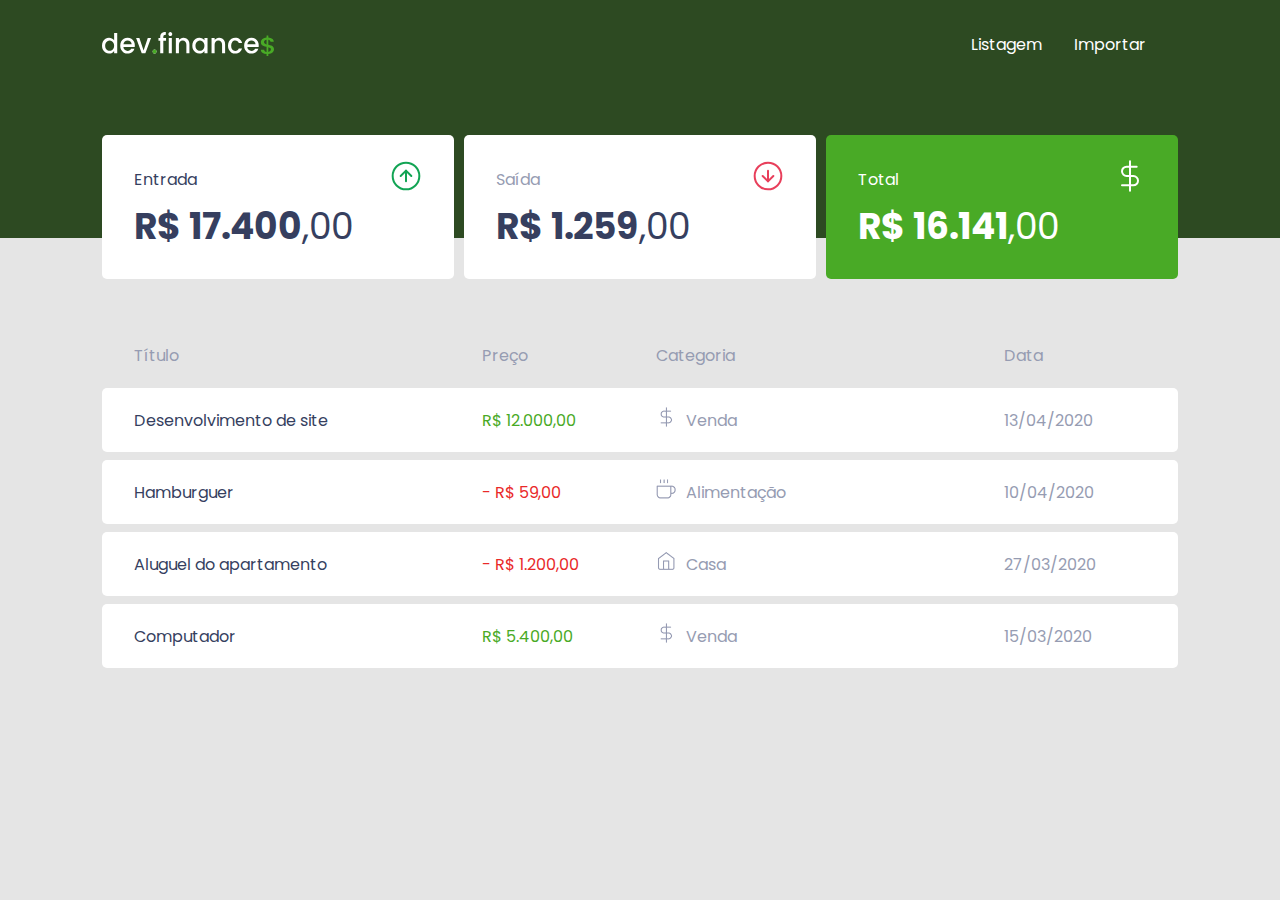
<file: index.html>
<!DOCTYPE html>
<html lang="pt-br">  
    <head>
        <link rel="preconnect" href="https://fonts.gstatic.com" crossorigin>
        <link href="https://fonts.googleapis.com/css2?family=Poppins:wght@400;500;600;700&display=swap" rel="stylesheet">  
        <link href="css/style.css" rel="stylesheet">
        <meta charset="utf-8">
        <title>Início</title>
    </head>

    <body>
    
            <nav class="navbar main">    
                <div class="logo">   
                    <img src="img/logo.svg" alt="Dev Finance">
                </div>
                <div class="list">   
                    <ul>
                        <a href="index.html"><li>Listagem</li></a>
                        <a href="index.html"><li>Importar</li></a>
                    </ul>
                </div>
        </nav>
                
                <div class="cards main">   
                    <div class="card white-card">  
                        <div class="card-top">
                            <div>Entrada</div>
                            <div class="card-icones"><img src="img/seta-verde.svg" alt="Seta Verde"></div> 
                        </div>
                        <div class="value"><b>R$ 17.400</b>,00</div>
                    </div>
                    <div class="card white-card">  
                        <div class="card-top">
                            <div class="text-saida">Saída</div>
                            <div class="card-icones"><img src="img/seta-vermelha.svg" alt="Seta Vermelha"></div> 
                        </div>
                        <div class="value"><b>R$ 1.259</b>,00</div>
                    </div>
                    <div class="card green-card">  
                        <div class="card-top">
                            <div>Total</div>
                            <div class="card-icones"><img src="img/total.svg" alt="Seta Vermelha"></div> 
                        </div>
                        <div class="value"><b>R$ 16.141</b>,00</div>
                    </div>
                </div>

                <div class="table main">
                    <div>
                        <div class="table-menu table">
                            <div class="item-title">Título</div>
                            <div class="item-price">Preço</div>
                            <div class="item-caregory">Categoria</div>
                            <div class="item-date">Data</div>
                        </div>
                        <div class="table-itens">
                            <div class="item-title">Desenvolvimento de site</div>
                            <div class="saldo-positivo item-price">R$ 12.000,00</div>
                            <div class="table-itens-last item-caregory">
                                <div><img src="img/money.png" height="20" width="20" alt="Logo de Dinheiro"></div>
                                <div class="separa">Venda</div>
                            </div>
                            <div class="table-itens-last item-date">13/04/2020</div>
                        </div>
                        <div class="table-itens">
                            <div class="item-title">Hamburguer</div>
                            <div class="saldo-negativo item-price">- R$ 59,00</div>
                            <div class="table-itens-last item-caregory">
                                <div><img src="img/alimentacao.png" height="20" width="20" alt="Logo Alimentação"></div>
                                <div class="separa">Alimentação</div>
                            </div>
                            <div class="table-itens-last item-date">10/04/2020</div>
                        </div>
                        <div class="table-itens">
                            <div class="item-title">Aluguel do apartamento</div>
                            <div class="saldo-negativo item-price">- R$ 1.200,00</div>
                            <div class="table-itens-last item-caregory">
                                <div><img src="img/house.png" height="20" width="20" alt="Logo da Casa"></div>
                                <div class="separa">Casa</div>
                            </div>
                            <div class="table-itens-last item-date">27/03/2020</div>
                        </div>
                        <div class="table-itens">
                            <div class="item-title">Computador</div>
                            <div class="saldo-positivo item-price">R$ 5.400,00</div>
                            <div class="table-itens-last item-caregory">
                                <div><img src="img/money.png" height="20" width="20" alt="Logo de Dinheiro"></div>
                                <div class="separa">Venda</div>
                            </div>
                            <div class="table-itens-last item-date">15/03/2020</div>
                        </div>
                    </div>
                </div>
        
    </body>
</html>
</file>
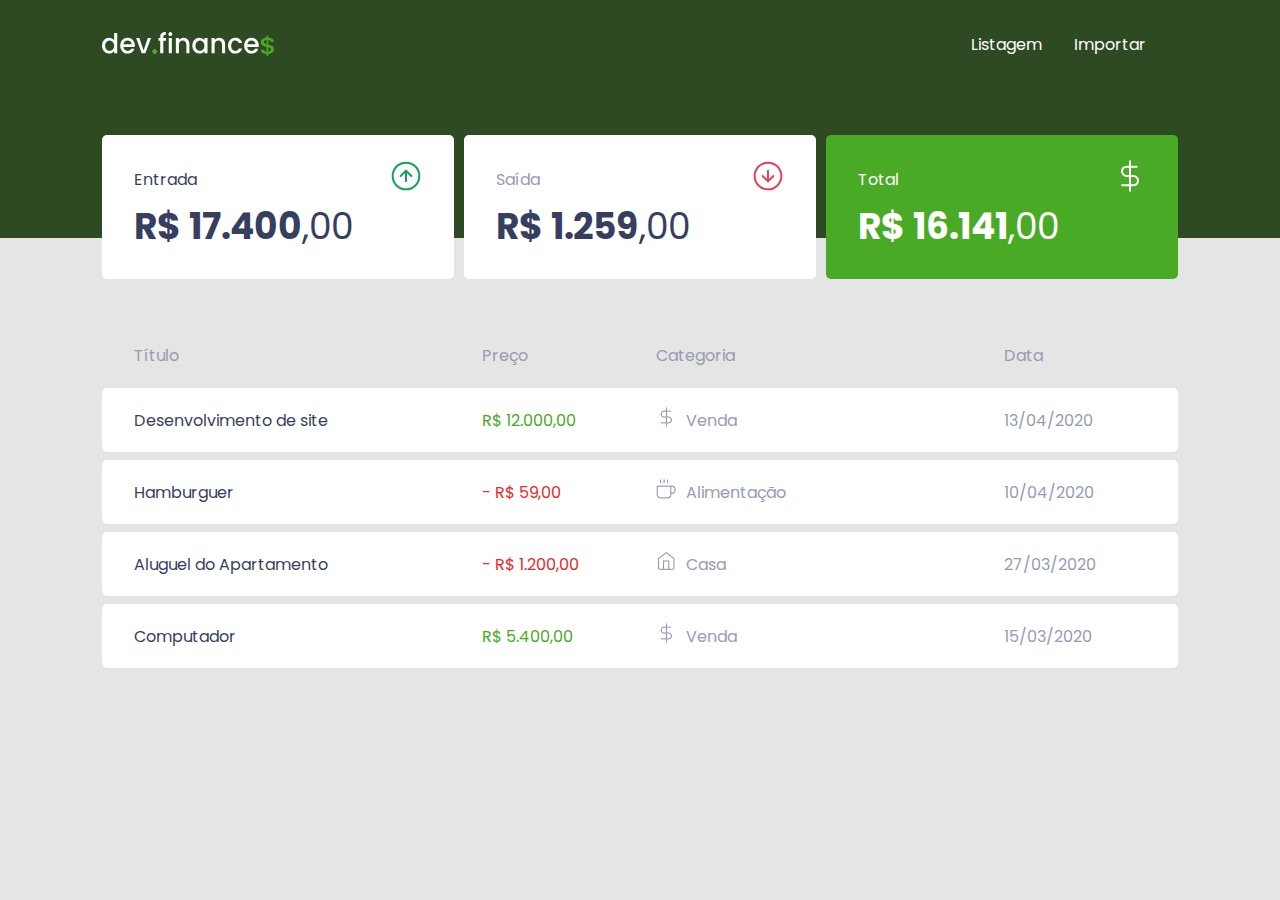
<file: dev-finance/index.html>
<!DOCTYPE html>
<html lang="pt-br">  
    <head>
        <link rel="preconnect" href="https://fonts.gstatic.com" crossorigin>
        <link href="https://fonts.googleapis.com/css2?family=Poppins:wght@400;500;600;700&display=swap" rel="stylesheet">  
        <link href="css/style.css" rel="stylesheet">
        <meta charset="utf-8">
        <title>Início</title>
    </head>

    <body>
    
            <nav class="navbar main">    
                <div class="logo">   
                    <img src="img/logo.svg" alt="Dev Finance">
                </div>
                <div class="list">   
                    <ul>
                        <a href="index.html"><li>Listagem</li></a>
                        <a href="index.html"><li>Importar</li></a>
                    </ul>
                </div>
        </nav>
                
                <div class="cards main">   
                    <div class="card white-card">  
                        <div class="card-top">
                            <div>Entrada</div>
                            <div class="card-icones"><img src="img/seta-verde.svg" alt="Seta Verde"></div> 
                        </div>
                        <div class="value"><b>R$ 17.400</b>,00</div>
                    </div>
                    <div class="card white-card">  
                        <div class="card-top">
                            <div class="text-saida">Saída</div>
                            <div class="card-icones"><img src="img/seta-vermelha.svg" alt="Seta Vermelha"></div> 
                        </div>
                        <div class="value"><b>R$ 1.259</b>,00</div>
                    </div>
                    <div class="card green-card">  
                        <div class="card-top">
                            <div>Total</div>
                            <div class="card-icones"><img src="img/total.svg" alt="Seta Vermelha"></div> 
                        </div>
                        <div class="value"><b>R$ 16.141</b>,00</div>
                    </div>
                </div>

                <div class="table main">
                    <div>
                        <div class="table-menu table">
                            <div class="item-title">Título</div>
                            <div class="item-price">Preço</div>
                            <div class="item-caregory">Categoria</div>
                            <div class="item-date">Data</div>
                        </div>
                        <div class="table-itens">
                            <div class="item-title">Desenvolvimento de site</div>
                            <div class="saldo-positivo item-price">R$ 12.000,00</div>
                            <div class="table-itens-last item-caregory">
                                <div><img src="img/money.png" height="20" width="20" alt="Logo de Dinheiro"></div>
                                <div class="separa">Venda</div>
                            </div>
                            <div class="table-itens-last item-date">13/04/2020</div>
                        </div>
                        <div class="table-itens">
                            <div class="item-title"> Hamburguer</div>
                            <div class="saldo-negativo item-price">- R$ 59,00</div>
                            <div class="table-itens-last item-caregory">
                                <div><img src="img/alimentacao.png" height="20" width="20" alt="Logo Alimentação"></div>
                                <div class="separa">Alimentação</div>
                            </div>
                            <div class="table-itens-last item-date">10/04/2020</div>
                        </div>
                        <div class="table-itens">
                            <div class="item-title">Aluguel do Apartamento</div>
                            <div class="saldo-negativo item-price">- R$ 1.200,00</div>
                            <div class="table-itens-last item-caregory">
                                <div><img src="img/house.png" height="20" width="20" alt="Logo da Casa"></div>
                                <div class="separa">Casa</div>
                            </div>
                            <div class="table-itens-last item-date">27/03/2020</div>
                        </div>
                        <div class="table-itens">
                            <div class="item-title">Computador</div>
                            <div class="saldo-positivo item-price">R$ 5.400,00</div>
                            <div class="table-itens-last item-caregory">
                                <div><img src="img/money.png" height="20" width="20" alt="Logo de Dinheiro"></div>
                                <div class="separa">Venda</div>
                            </div>
                            <div class="table-itens-last item-date">15/03/2020</div>
                        </div>
                    </div>
                </div>
    </body>
</html>
</file>
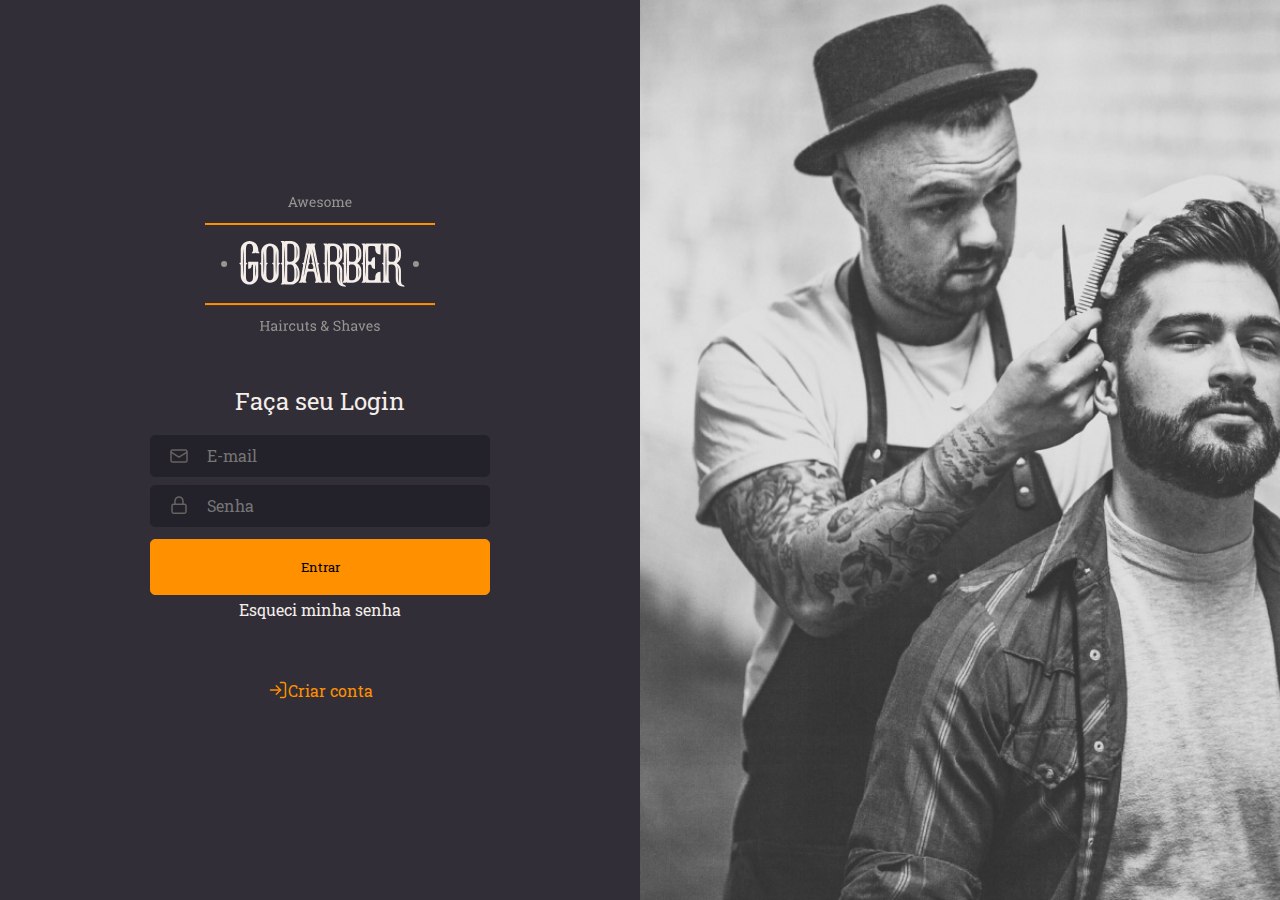
<file: gobarber/index.html>
<!DOCTYPE html>
<html lang="pt-br">
    <head>
        <link rel="preconnect" href="https://fonts.gstatic.com" crossorigin>
        <link href="https://fonts.googleapis.com/css2?family=Roboto+Slab:wght@400;500;700&display=swap" rel="stylesheet">
        <link href="styles/style.css" rel="stylesheet">
        <meta charset="utf-8">
        <title>GOBARBER</title>
    </head>

    <body>
        <div class="container">
            <div class="forms">
                <div>
                    <img src="img/logo.svg" alt="awesome">
                </div>
                <div>
                    <h1>Faça seu Login</h1>
                    <form> 
                        <div class="form-input">
                            <img src="img/email.svg">
                            <input type="text" name="emaill" placeholder="E-mail" required="required">
                        </div>
                        <div class="form-input">
                            <img src="img/senha.svg">
                            <input type="password" name="password" placeholder="Senha" required="required">
                        </div>
                        <div class="button">
                            <button type="submit">Entrar</button>
                        </div>
                        <div class="lost-pass">
                            <a href="">Esqueci minha senha</a>
                        </div>
                        <div class="create">
                            <div><img src="img/criar-conta.svg"></div>
                            <div><a href="create.html">Criar conta</a></div>
                        </div>
                    </form>
                </div>
            </div>
            <div class="background-image-index"></div>
        </div>
    </body>
</html>
</file>
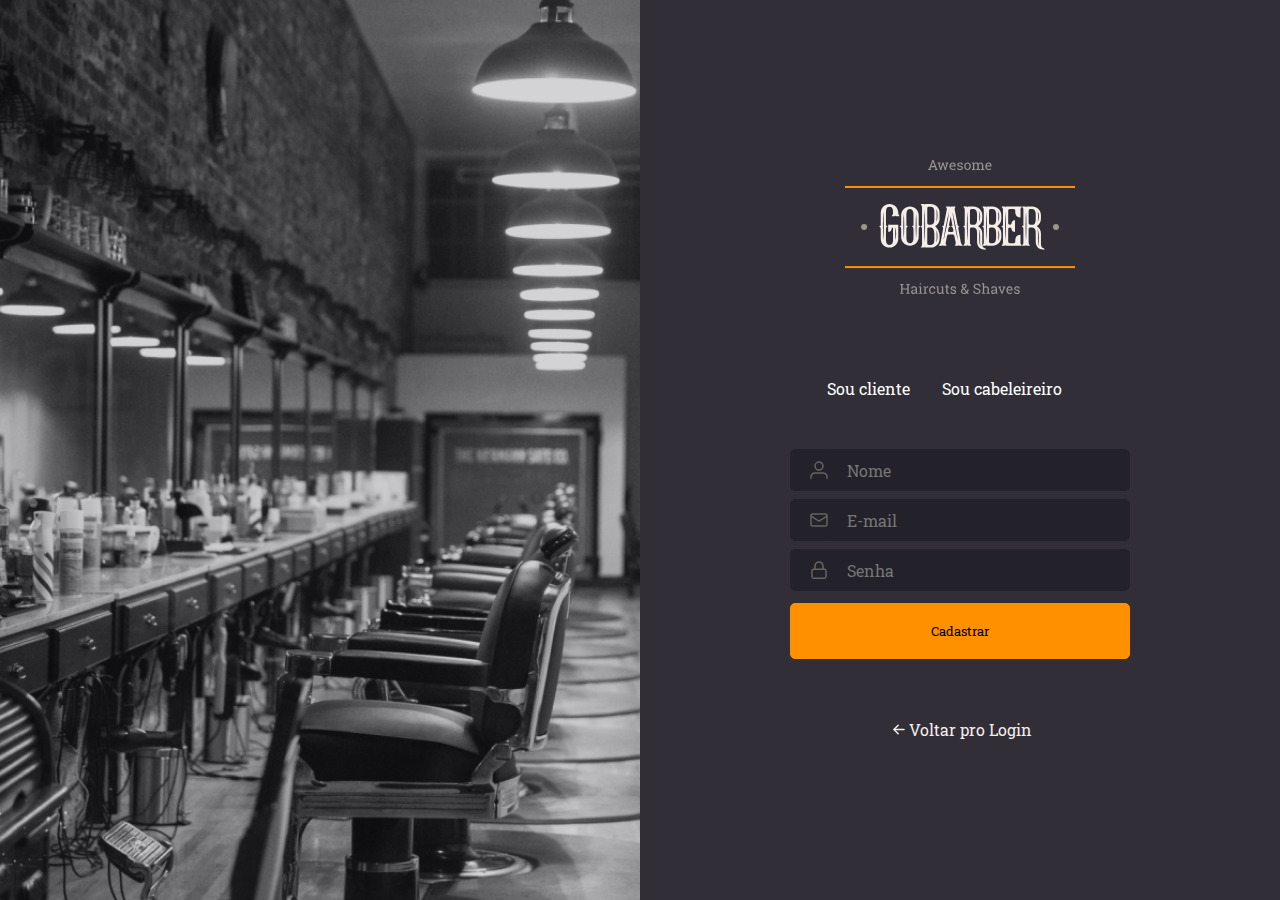
<file: gobarber/create.html>
<!DOCTYPE html>
<html>
    <head>
        <link rel="preconnect" href="https://fonts.gstatic.com" crossorigin>
        <link href="https://fonts.googleapis.com/css2?family=Roboto+Slab:wght@400;500;700&display=swap" rel="stylesheet">
        <link href="styles/style.css" rel="stylesheet">
        <meta charset="utf-8">
        <title> CRIAR CONTA!!!</title>
    </head>
    <body>
        <div class="container">
            <div class="background-image-cadastro"></div>
            <div class="forms">
                <div>
                    <img src="img/logo.svg" alt="awesome">
                </div>
                <div>
                    <div class="nav">   
                        <ul>
                            <a class="ops" href=""><li>Sou cliente</li></a>
                            <a class="ops" href=""><li>Sou cabeleireiro</li></a>
                        </ul>
                    </div>
                    <div class="form-input">
                        <img src="img/user.svg">
                        <input type="text" name="nome" placeholder="Nome" required="required">
                    </div>
                    <div class="form-input">
                        <img src="img/email.svg">
                        <input type="text" name="emaill" placeholder="E-mail" required="required">
                    </div>
                    <div class="form-input">
                        <img src="img/senha.svg">
                        <input type="password" name="password" placeholder="Senha" required="required">
                    </div>
                    <div class="button">
                        <button type="submit">Cadastrar</button>
                    </div>
                    <div class="back">
                        <img src="img/back.svg">
                        <a href="index.html">Voltar pro Login</a>
                    </div>
                </div>
            </div>
        </div>
    </body>
</html>
</file>
<file: css/style.css>
* {
    margin: 0;
    padding: 0;
} 

body {
    background-color: #e5e5e5;
    font-family: 'Poppins';}

.main {
    padding: 0 8%;
}

.navbar {
    background-color: #2D4A22;
    display: flex;
    justify-content: space-between;
    padding-top: 32px;
    height: 206px;
}

.list ul {
    display: flex;
    list-style:none;
    align-items: center;
}

.list li {
    padding-right: 32px;
    font-size: 16px;
    color: #FFFFFF;
}

.board {
    display: flex;
    justify-content: space-between;
    padding-top: 32px;
}

.cards {
    display: flex;
    align-items: center;
    justify-content: space-between;
    margin-top: -103px;
    border-radius: 5px;
}

.card {
    padding: 25px 32px;
    display: flex;
    flex-direction: column;
    flex: 1;
    border-radius: 5px;
}

.card:nth-child(1) {
    margin-right: 10px;
}

.card:nth-child(2) {
    margin-right: 10px;
}

.card:nth-child(3) {

}

.card-top{
    display: flex;
    justify-content: space-between;
    align-items: center;
    /* padding-top: 25.19px;
    padding-left: 32px; */
}

.white-card {
    background-color: #FFFFFF;
    color: #363F5F;
    
}

.green-card {
    background-color: #49AA26;
    color: #FFFFFF;
}

.text-saida {
    color: #969CB2;
}

.value { 
    /* padding-left: 32px; */
    font-size: 36px;
}

.card-icones {
    /* padding-right: 20.67px; */
}

.table {
    font-size: 16px;
    color: #969CB2; 
}

.table-menu {
    display: flex;
    justify-content: space-between;
    align-items: center;
    padding-top: 64px;
    padding-bottom: 20px;
    padding-left: 32px;

}

.item-title {
    flex: 2;
}

.item-price {
    flex: 1;
}

.item-caregory {
    flex: 2;
    align-items: center;
    display: flex;
}

.item-date {
    flex: 1;
}

.table-itens {
    background-color: #FFFFFF;
    height: 64px;
    color: #363F5F;
    display: flex;
    justify-content: space-between;
    align-items: center;
    margin-bottom: 8px;
    border-radius: 5px;
    padding-left: 32px;
}

.separa {
    padding-left: 10px;
}

.table-itens-last {
    color: #969CB2;
}

.saldo-negativo {
    color: #E92929;

}

.saldo-positivo {
    color: #49AA26;
    ;
}

a {
    text-decoration:none;
}

a:hover {
    border-bottom: 2px solid #49AA26;
}
</file>
<file: dev-finance/css/style.css>
* {
    margin: 0;
    padding: 0;
} 

body {
    background-color: #e5e5e5;
    font-family: 'Poppins';
}

.main {
    padding: 0 8%;
}

.navbar {
    background-color: #2D4A22;
    display: flex;
    justify-content: space-between;
    padding-top: 32px;
    height: 206px;
}

.list ul {
    display: flex;
    list-style:none;
    align-items: center;
}

.list li {
    padding-right: 32px;
    font-size: 16px;
    color: #FFFFFF;
}

.board {
    display: flex;
    justify-content: space-between;
    padding-top: 32px;
}

.cards {
    display: flex;
    align-items: center;
    justify-content: space-between;
    margin-top: -103px;
    border-radius: 5px;
}

.card {
    padding: 25px 32px;
    display: flex;
    flex-direction: column;
    flex: 1;
    border-radius: 5px;
}

.card:nth-child(1) {
    margin-right: 10px;
}

.card:nth-child(2) {
    margin-right: 10px;
}

.card:nth-child(3) {

}

.card-top{
    display: flex;
    justify-content: space-between;
    align-items: center;
    /* padding-top: 25.19px;
    padding-left: 32px; */
}

.white-card {
    background-color: #FFFFFF;
    color: #363F5F;
    
}

.green-card {
    background-color: #49AA26;
    color: #FFFFFF;
}

.text-saida {
    color: #969CB2;
}

.value { 
    /* padding-left: 32px; */
    font-size: 36px;
}

.card-icones {
    /* padding-right: 20.67px; */
}

.table {
    font-size: 16px;
    color: #969CB2; 
}

.table-menu {
    display: flex;
    justify-content: space-between;
    align-items: center;
    padding-top: 64px;
    padding-bottom: 20px;
    padding-left: 32px;

}

.item-title {
    flex: 2;
}

.item-price {
    flex: 1;
}

.item-caregory {
    flex: 2;
    align-items: center;
    display: flex;
}

.item-date {
    flex: 1;
}

.table-itens {
    background-color: #FFFFFF;
    height: 64px;
    color: #363F5F;
    display: flex;
    justify-content: space-between;
    align-items: center;
    margin-bottom: 8px;
    border-radius: 5px;
    padding-left: 32px;
}

.separa {
    padding-left: 10px;
}

.table-itens-last {
    color: #969CB2;
}

.saldo-negativo {
    color: #E92929;

}

.saldo-positivo {
    color: #49AA26;
    ;
}

a {
    text-decoration:none;
}

a:hover {
    border-bottom: 2px solid #49AA26;
}
</file>
<file: gobarber/styles/style.css>
* {
    margin: 0;
    padding: 0;
    box-sizing: border-box;
    font-family: 'Roboto Slab';
}

.container {
    background-color: #312E38;
    display: flex;
    height: 100vh;
}

.background-image-index {
    background: url('../img/img-home.png') no-repeat;
    background-size: cover;
    width: 100%;
    flex: 1;
}

.background-image-cadastro {
    background: url('../img/img-create.png') no-repeat;
    background-size: cover;
    width: 100%;
    flex: 1;
}

.forms {
    color: #999591;
    text-align: center;
    flex-direction: column;
    align-items: center;
    justify-content: center;
    display: flex;
    flex: 1;
}

.form-input {
    display: flex;
    align-items: center;
    border: 1px solid #232129;
    border-color: #232129;
    padding-left: 18px;
    border-radius: 5px;
    margin-bottom: 8px;
    background-color: #232129;
}

.form-input input {
    background: #232129;
    height: 40px;
    width: 300px;
    margin: 0;
    border: 0;
    font-size: 16px;
    padding-left: 18px;
    border-radius: 5px;
    color: #F4EDE8;
}

.form-input:focus, input:focus, select:focus {
    box-shadow: 0 0 0 0;
    border: 0 none;
    outline: 0;
} 

.button {
    display: flex;
    align-items: center;
    border-radius: 5px;
    height: 40px;
    padding-top: 24px;
}

button {
    align-items: center;
    border: 1px solid #FF9000;
    border-radius: 5px;
    height: 56px;
    width: 340px;
    background-color: #FF9000;
}

h1 {
    padding-top: 50px;
    padding-bottom: 18px;
    font-size: 24px;
    color: #F4EDE8;
    font-weight: normal;
}

.lost-pass {  
    padding-top: 24px;
}

.back {  
    padding-top: 24px;
    display: flex;
    padding-top: 80px;
    justify-content: center;
}

.back a{
    color: #F4EDE8;
    font-size: 16px;
    font-weight: normal;
    text-decoration: none;
}

.lost-pass a{
    color: #F4EDE8;
    font-size: 16px;
    font-weight: normal;
    text-decoration: none;
}

.lost-pass a:hover {
    color: #b5b1ac;
    text-decoration: none;
}

.create {
    font-size: 16px;
    font-weight: normal;
    padding-top: 60px;
    display: flex;
    justify-content: center;
}

.create a {
    color: #FF9000;
    text-decoration: none;
}

.create a:hover {
    color: #b5b1ac;
    text-decoration: none;
}

.nav {
    display: flex;
    justify-content: center;
    padding-top: 80px;
    padding-bottom: 50px;
    justify-content: center;
    text-decoration: none
}

ul {
    display: flex;
    list-style:none;
    align-items: center;
    text-decoration: none;
}

li {
    padding-right: 32px;
    font-size: 16px;
    color: #FFFFFF;
    text-decoration: none;
}

.ops {
    text-decoration: none;
}

.ops:hover{
    border-bottom: 2px #FF9000 solid;
}
</file>
